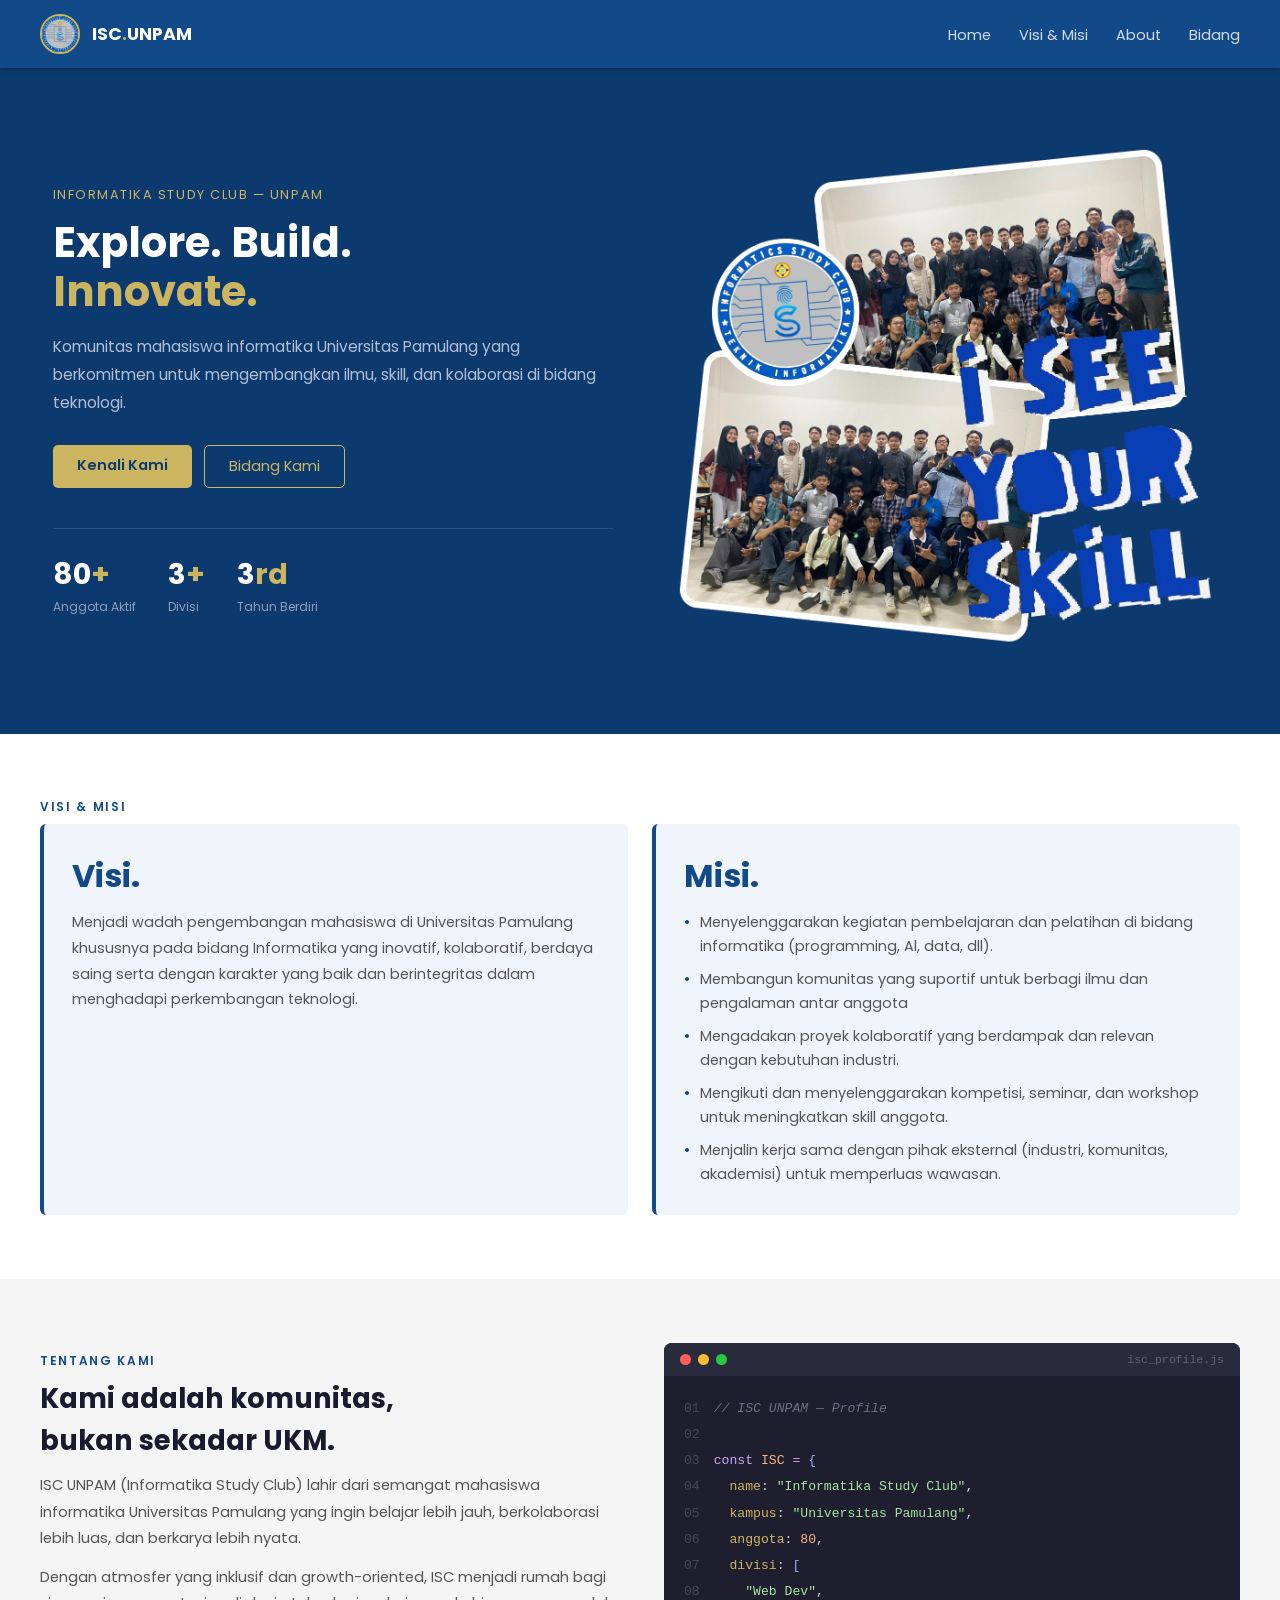
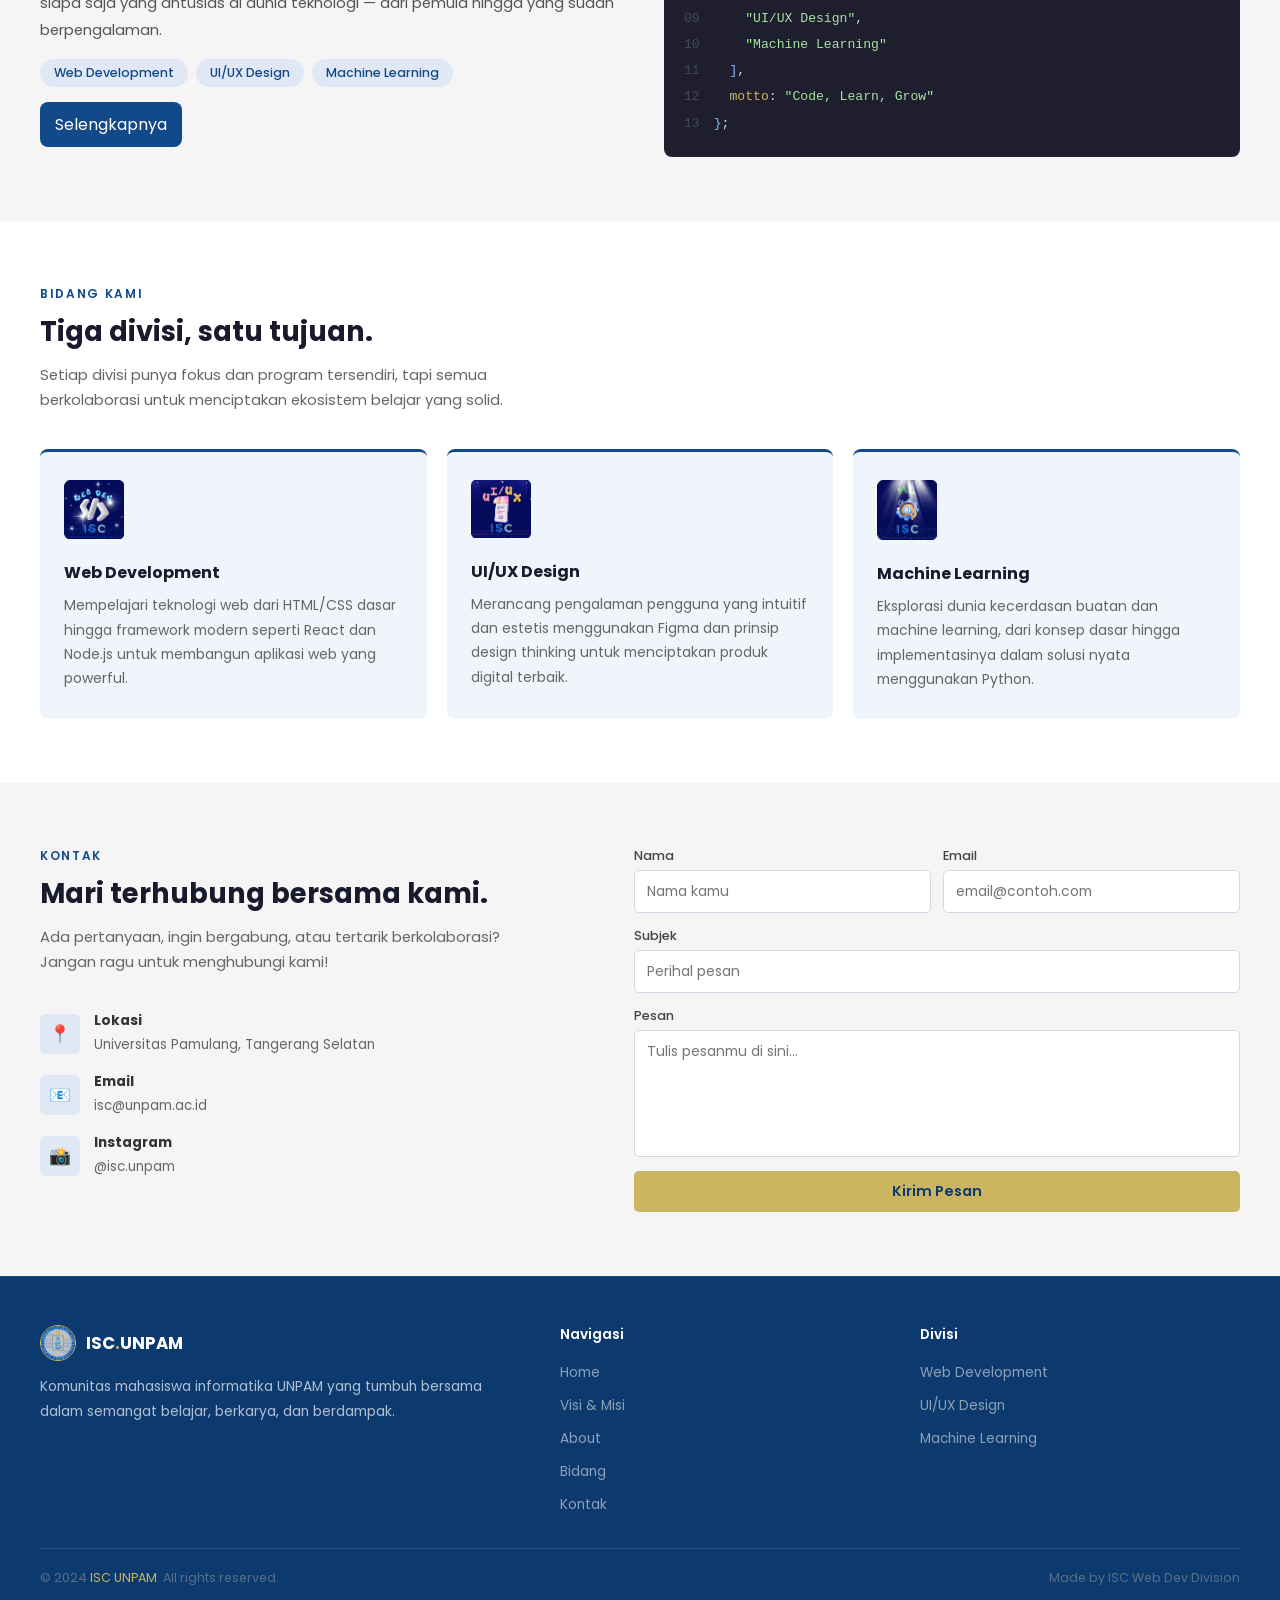
<file: index.html>
<!doctype html>
<html lang="id">

<head>
  <meta charset="UTF-8" />
  <meta name="viewport" content="width=device-width, initial-scale=1.0" />
  <title>ISC UNPAM - Informatika Study Club</title>
  <link href="https://fonts.googleapis.com/css2?family=Poppins:wght@300;400;500;600;700&display=swap"
    rel="stylesheet" />
  <link rel="stylesheet" href="css/style.css" />
</head>

<body>
  <nav>
    <div class="nav-brand">
      <img src="assets/images/isc_logo.jpeg
      " alt="ISC Logo" />
      <span class="nav-brand-text">ISC<span>.</span>UNPAM</span>
    </div>
    <ul class="nav-links">
      <li><a href="#hero">Home</a></li>
      <li><a href="#visi-misi">Visi & Misi</a></li>
      <li><a href="#about">About</a></li>
      <li><a href="#services">Bidang</a></li>
    </ul>
  </nav>

  <section id="hero">
    <div class="hero-text">
      <p class="eyebrow">Informatika Study Club — UNPAM</p>
      <h1>Explore. Build.<br /><span>Innovate.</span></h1>
      <p class="desc">
        Komunitas mahasiswa informatika Universitas Pamulang yang berkomitmen
        untuk mengembangkan ilmu, skill, dan kolaborasi di bidang teknologi.
      </p>
      <div class="hero-buttons">
        <a href="#about" class="btn-primary">Kenali Kami</a>
        <a href="#services" class="btn-outline">Bidang Kami</a>
      </div>
      <div class="hero-stats">
        <div class="stat-item">
          <div class="num">80<span>+</span></div>
          <div class="label">Anggota Aktif</div>
        </div>
        <div class="stat-item">
          <div class="num">3<span>+</span></div>
          <div class="label">Divisi</div>
        </div>
        <div class="stat-item">
          <div class="num">3<span>rd</span></div>
          <div class="label">Tahun Berdiri</div>
        </div>
      </div>
    </div>
    <div class="hero-logo">
      <img src="assets/images/img-home.png" alt="ISC UNPAM Logo" />
    </div>
  </section>

  <section id="visi-misi">
    <div class="section-label">Visi & Misi</div>
    <div class="vm-grid">
      <div class="vm-card">
        <h3>Visi.</h3>
        <p>
          Menjadi wadah pengembangan mahasiswa di Universitas Pamulang khususnya pada bidang Informatika yang inovatif,
          kolaboratif, berdaya saing serta dengan karakter yang baik dan berintegritas dalam menghadapi perkembangan
          teknologi.
        </p>
      </div>
      <div class="vm-card misi">
        <h3>Misi.</h3>
        <ul>
          <li>
            Menyelenggarakan kegiatan pembelajaran dan pelatihan di bidang informatika (programming, Al, data, dll).
          </li>
          <li>
            Membangun komunitas yang suportif untuk berbagi ilmu dan pengalaman antar anggota
          </li>
          <li>
            Mengadakan proyek kolaboratif yang berdampak dan relevan dengan kebutuhan industri.
          </li>
          <li>Mengikuti dan menyelenggarakan kompetisi, seminar, dan workshop untuk meningkatkan skill anggota.</li>
          <li>Menjalin kerja sama dengan pihak eksternal (industri, komunitas, akademisi) untuk memperluas wawasan.</li>
        </ul>
      </div>
    </div>
  </section>

  <section id="about">
    <div class="about-grid">
      <div class="about-text">
        <div class="section-label">Tentang Kami</div>
        <h2 class="section-title">
          Kami adalah komunitas,<br />bukan sekadar UKM.
        </h2>
        <p>
          ISC UNPAM (Informatika Study Club) lahir dari semangat mahasiswa
          informatika Universitas Pamulang yang ingin belajar lebih jauh,
          berkolaborasi lebih luas, dan berkarya lebih nyata.
        </p>
        <p>
          Dengan atmosfer yang inklusif dan growth-oriented, ISC menjadi rumah
          bagi siapa saja yang antusias di dunia teknologi — dari pemula
          hingga yang sudah berpengalaman.
        </p>
        <div class="about-tags">
          <span class="tag">Web Development</span>
          <span class="tag">UI/UX Design</span>
          <span class="tag">Machine Learning</span>
        </div>
        <div class="btn-selengkapnya">
          <a href="about.html">Selengkapnya</a>
        </div>
      </div>
      <div class="code-card">
        <div class="code-card-header">
          <div class="dot r"></div>
          <div class="dot y"></div>
          <div class="dot g"></div>
          <span class="code-card-filename">isc_profile.js</span>
        </div>
        <div class="code-card-body">
          <div>
            <span class="c-ln">01</span><span class="c-cm">// ISC UNPAM — Profile</span>
          </div>
          <div><span class="c-ln">02</span></div>
          <div>
            <span class="c-ln">03</span><span class="c-kw">const </span><span class="c-va">ISC</span> <span
              class="c-kw">= </span><span class="c-br">{</span>
          </div>
          <div>
            <span class="c-ln">04</span>&nbsp;&nbsp;<span class="c-fn">name</span>: <span class="c-str">"Informatika
              Study Club"</span>,
          </div>
          <div>
            <span class="c-ln">05</span>&nbsp;&nbsp;<span class="c-fn">kampus</span>: <span class="c-str">"Universitas
              Pamulang"</span>,
          </div>
          <div>
            <span class="c-ln">06</span>&nbsp;&nbsp;<span class="c-fn">anggota</span>: <span class="c-va">80</span>,
          </div>
          <div>
            <span class="c-ln">07</span>&nbsp;&nbsp;<span class="c-fn">divisi</span>: <span class="c-br">[</span>
          </div>
          <div>
            <span class="c-ln">08</span>&nbsp;&nbsp;&nbsp;&nbsp;<span class="c-str">"Web Dev"</span>,
          </div>
          <div>
            <span class="c-ln">09</span>&nbsp;&nbsp;&nbsp;&nbsp;<span class="c-str">"UI/UX Design"</span>,
          </div>
          <div>
            <span class="c-ln">10</span>&nbsp;&nbsp;&nbsp;&nbsp;<span class="c-str">"Machine Learning"</span>
          </div>
          <div>
            <span class="c-ln">11</span>&nbsp;&nbsp;<span class="c-br">]</span>,
          </div>
          <div>
            <span class="c-ln">12</span>&nbsp;&nbsp;<span class="c-fn">motto</span>: <span class="c-str">"Code, Learn,
              Grow"</span>
          </div>
          <div><span class="c-ln">13</span><span class="c-br">}</span>;</div>
        </div>
      </div>
    </div>
  </section>

  <section id="services">
    <div class="section-label">Bidang Kami</div>
    <h2 class="section-title">Tiga divisi, satu tujuan.</h2>
    <p class="section-sub">
      Setiap divisi punya fokus dan program tersendiri, tapi semua
      berkolaborasi untuk menciptakan ekosistem belajar yang solid.
    </p>
    <div class="services-grid">
      <div class="service-card">
        <div class="icon-img">
          <img src="assets/images/webDev.png" alt="icon webdev">
        </div>
        <h3>Web Development</h3>
        <p>
          Mempelajari teknologi web dari HTML/CSS dasar hingga framework
          modern seperti React dan Node.js untuk membangun aplikasi web yang
          powerful.
        </p>
      </div>
      <div class="service-card">
        <div class="icon-img">
          <img src="assets/images/UiUx.png" alt="icon UI/UX">
        </div>
        <h3>UI/UX Design</h3>
        <p>
          Merancang pengalaman pengguna yang intuitif dan estetis menggunakan
          Figma dan prinsip design thinking untuk menciptakan produk digital
          terbaik.
        </p>
      </div>
      <div class="service-card">
        <div class="icon-img">
          <img src="assets/images/MachieLearning.png" alt="icon machine learning">
        </div>
        <h3>Machine Learning</h3>
        <p>
          Eksplorasi dunia kecerdasan buatan dan machine learning, dari konsep
          dasar hingga implementasinya dalam solusi nyata menggunakan Python.
        </p>
      </div>
    </div>
  </section>

  <section id="kontak">
    <div class="kontak-grid">
      <div>
        <div class="section-label">Kontak</div>
        <h2 class="section-title">Mari terhubung bersama kami.</h2>
        <p class="section-sub">
          Ada pertanyaan, ingin bergabung, atau tertarik berkolaborasi? Jangan
          ragu untuk menghubungi kami!
        </p>
        <div class="kontak-info-list">
          <div class="kontak-info-item">
            <div class="icon-box">📍</div>
            <div class="text">
              <strong>Lokasi</strong>
              <span>Universitas Pamulang, Tangerang Selatan</span>
            </div>
          </div>
          <div class="kontak-info-item">
            <div class="icon-box">📧</div>
            <div class="text">
              <strong>Email</strong>
              <span>isc@unpam.ac.id</span>
            </div>
          </div>
          <div class="kontak-info-item">
            <div class="icon-box">📸</div>
            <div class="text">
              <strong>Instagram</strong>
              <span>@isc.unpam</span>
            </div>
          </div>
        </div>
      </div>
      <div class="kontak-form">
        <div class="form-row">
          <div class="form-group">
            <label>Nama</label>
            <input type="text" placeholder="Nama kamu" />
          </div>
          <div class="form-group">
            <label>Email</label>
            <input type="email" placeholder="email@contoh.com" />
          </div>
        </div>
        <div class="form-group">
          <label>Subjek</label>
          <input type="text" placeholder="Perihal pesan" />
        </div>
        <div class="form-group">
          <label>Pesan</label>
          <textarea rows="5" placeholder="Tulis pesanmu di sini..."></textarea>
        </div>
        <a href="#" class="btn-primary" style="text-align: center; display: block">Kirim Pesan</a>
      </div>
    </div>
  </section>

  <footer>
    <div class="footer-grid">
      <div class="footer-col">
        <div class="footer-brand">
          <img src="assets/images/isc_logo.jpeg" alt="ISC Logo" />
          <span>ISC<em>.</em>UNPAM</span>
        </div>
        <p>
          Komunitas mahasiswa informatika UNPAM yang tumbuh bersama dalam
          semangat belajar, berkarya, dan berdampak.
        </p>
      </div>
      <div class="footer-col">
        <h4>Navigasi</h4>
        <ul>
          <li><a href="#hero">Home</a></li>
          <li><a href="#visi-misi">Visi & Misi</a></li>
          <li><a href="#about">About</a></li>
          <li><a href="#services">Bidang</a></li>
          <li><a href="#kontak">Kontak</a></li>
        </ul>
      </div>
      <div class="footer-col">
        <h4>Divisi</h4>
        <ul>
          <li><a href="#">Web Development</a></li>
          <li><a href="#">UI/UX Design</a></li>
          <li><a href="#">Machine Learning</a></li>
        </ul>
      </div>
    </div>
    <div class="footer-bottom">
      <p>© 2024 <span>ISC UNPAM</span>. All rights reserved.</p>
      <p>Made by ISC Web Dev Division</p>
    </div>
  </footer>
</body>

</html>
</file>
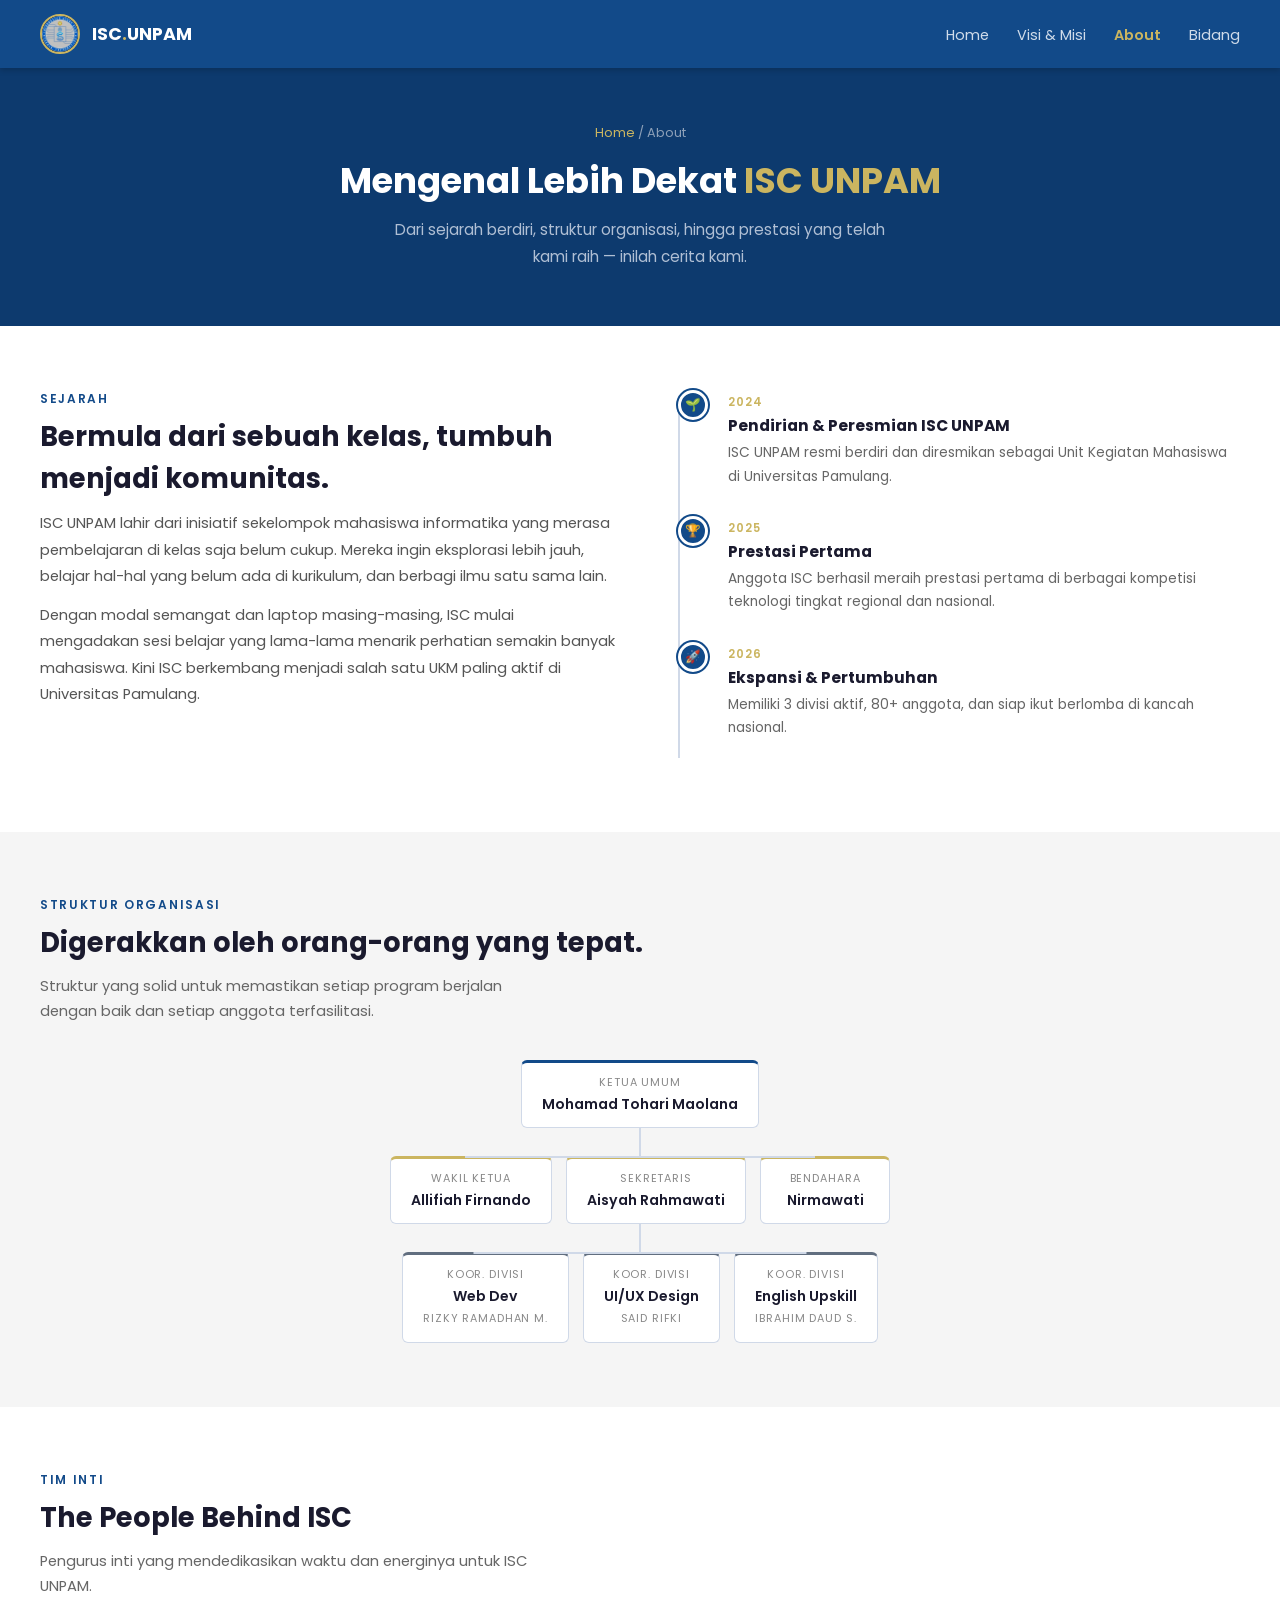
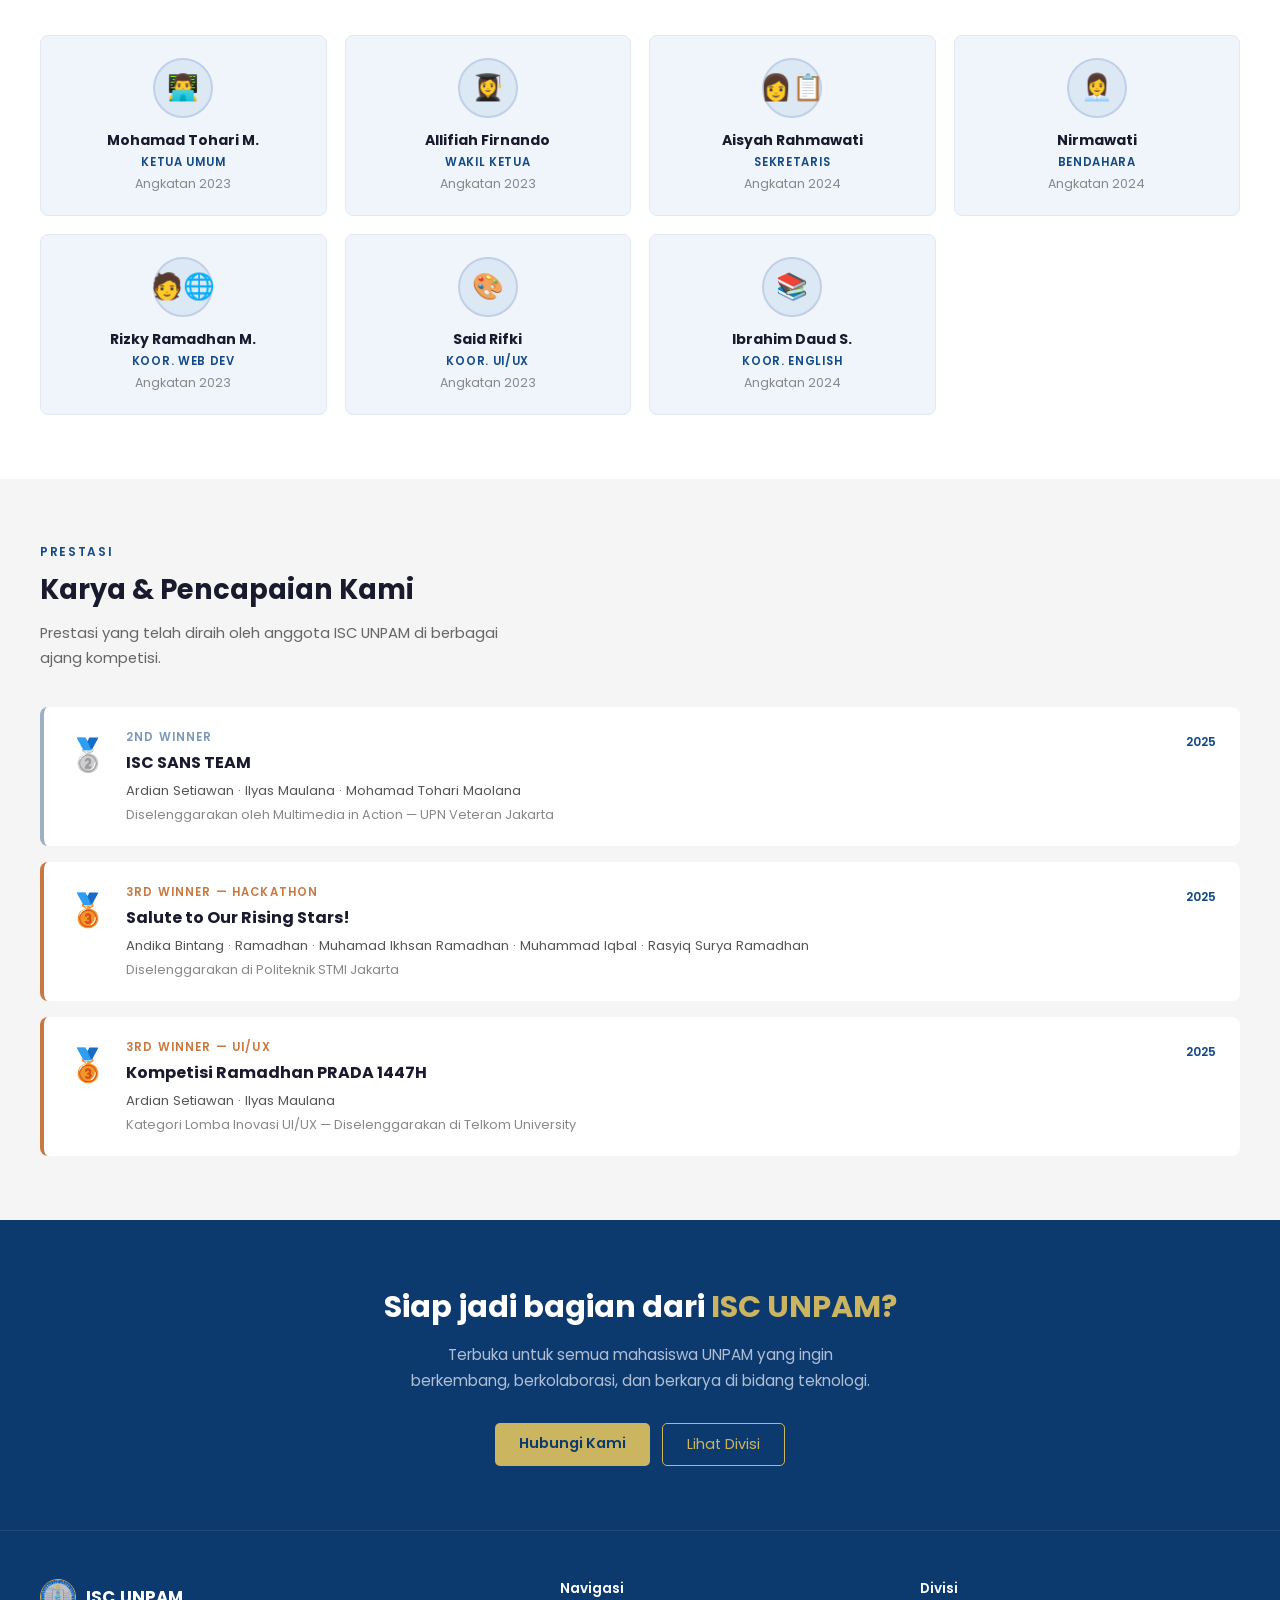
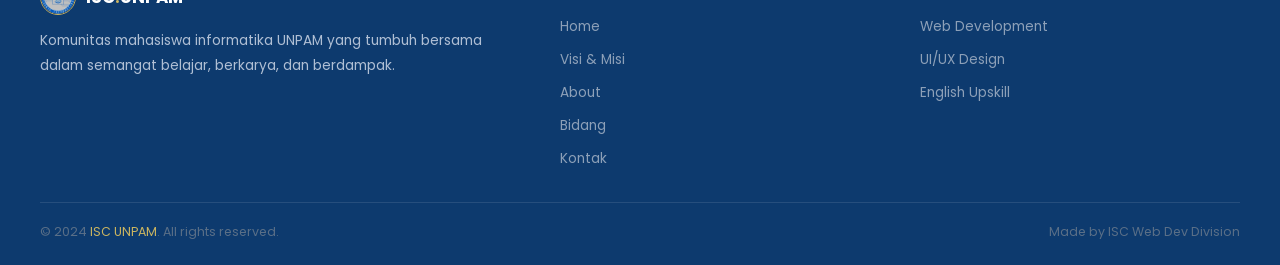
<file: about.html>
<!doctype html>
<html lang="id">

<head>
  <meta charset="UTF-8" />
  <meta name="viewport" content="width=device-width, initial-scale=1.0" />
  <title>About - ISC UNPAM</title>
  <link href="https://fonts.googleapis.com/css2?family=Poppins:wght@300;400;500;600;700&display=swap"
    rel="stylesheet" />
  <link rel="stylesheet" href="css/style.css" />
</head>

<body>
  <nav>
    <div class="nav-brand">
      <img src="assets/images/isc_logo.jpeg" alt="ISC Logo" />
      <span class="nav-brand-text">ISC<span>.</span>UNPAM</span>
    </div>
    <ul class="nav-links">
      <li><a href="index.html">Home</a></li>
      <li><a href="index.html#visi-misi">Visi & Misi</a></li>
      <li><a href="#" class="active">About</a></li>
      <li><a href="index.html#services">Bidang</a></li>
    </ul>
  </nav>

  <div class="page-header">
    <div class="breadcrumb"><a href="index.html">Home</a> / About</div>
    <h1>Mengenal Lebih Dekat <span>ISC UNPAM</span></h1>
    <p>
      Dari sejarah berdiri, struktur organisasi, hingga prestasi yang telah
      kami raih — inilah cerita kami.
    </p>
  </div>

  <section id="sejarah">
    <div class="sejarah-grid">
      <div class="sejarah-text">
        <div class="section-label">Sejarah</div>
        <h2 class="section-title">
          Bermula dari sebuah kelas, tumbuh menjadi komunitas.
        </h2>
        <p>
          ISC UNPAM lahir dari inisiatif sekelompok mahasiswa informatika yang
          merasa pembelajaran di kelas saja belum cukup. Mereka ingin
          eksplorasi lebih jauh, belajar hal-hal yang belum ada di kurikulum,
          dan berbagi ilmu satu sama lain.
        </p>
        <p>
          Dengan modal semangat dan laptop masing-masing, ISC mulai mengadakan
          sesi belajar yang lama-lama menarik perhatian semakin banyak
          mahasiswa. Kini ISC berkembang menjadi salah satu UKM paling aktif
          di Universitas Pamulang.
        </p>
      </div>
      <div class="timeline">
        <div class="tl-item">
          <div class="tl-dot">🌱</div>
          <div class="tl-body">
            <div class="tl-year">2024</div>
            <div class="tl-title">Pendirian & Peresmian ISC UNPAM</div>
            <div class="tl-desc">
              ISC UNPAM resmi berdiri dan diresmikan sebagai Unit Kegiatan
              Mahasiswa di Universitas Pamulang.
            </div>
          </div>
        </div>
        <div class="tl-item">
          <div class="tl-dot">🏆</div>
          <div class="tl-body">
            <div class="tl-year">2025</div>
            <div class="tl-title">Prestasi Pertama</div>
            <div class="tl-desc">
              Anggota ISC berhasil meraih prestasi pertama di berbagai
              kompetisi teknologi tingkat regional dan nasional.
            </div>
          </div>
        </div>
        <div class="tl-item">
          <div class="tl-dot">🚀</div>
          <div class="tl-body">
            <div class="tl-year">2026</div>
            <div class="tl-title">Ekspansi & Pertumbuhan</div>
            <div class="tl-desc">
              Memiliki 3 divisi aktif, 80+ anggota, dan siap ikut berlomba di
              kancah nasional.
            </div>
          </div>
        </div>
      </div>
    </div>
  </section>

  <section id="struktur">
    <div class="section-label">Struktur Organisasi</div>
    <h2 class="section-title">Digerakkan oleh orang-orang yang tepat.</h2>
    <p class="section-sub">
      Struktur yang solid untuk memastikan setiap program berjalan dengan baik
      dan setiap anggota terfasilitasi.
    </p>

    <div class="org-chart">
      <div class="org-row">
        <div class="org-card ketua">
          <div class="org-role">Ketua Umum</div>
          <div class="org-name">Mohamad Tohari Maolana</div>
        </div>
      </div>
      <div class="org-connector"></div>
      <div class="org-row has-line">
        <div class="org-card wakil">
          <div class="org-role">Wakil Ketua</div>
          <div class="org-name">Allifiah Firnando</div>
        </div>
        <div class="org-card wakil">
          <div class="org-role">Sekretaris</div>
          <div class="org-name">Aisyah Rahmawati</div>
        </div>
        <div class="org-card wakil">
          <div class="org-role">Bendahara</div>
          <div class="org-name">Nirmawati</div>
        </div>
      </div>
      <div class="org-connector"></div>
      <div class="org-row has-line">
        <div class="org-card divisi">
          <div class="org-role">Koor. Divisi</div>
          <div class="org-name">Web Dev</div>
          <div class="org-role" style="margin-top: 4px">
            Rizky Ramadhan M.
          </div>
        </div>
        <div class="org-card divisi">
          <div class="org-role">Koor. Divisi</div>
          <div class="org-name">UI/UX Design</div>
          <div class="org-role" style="margin-top: 4px">Said Rifki</div>
        </div>
        <div class="org-card divisi">
          <div class="org-role">Koor. Divisi</div>
          <div class="org-name">English Upskill</div>
          <div class="org-role" style="margin-top: 4px">Ibrahim Daud S.</div>
        </div>
      </div>
    </div>
  </section>

  <section id="team">
    <div class="section-label">Tim Inti</div>
    <h2 class="section-title">The People Behind ISC</h2>
    <p class="section-sub">
      Pengurus inti yang mendedikasikan waktu dan energinya untuk ISC UNPAM.
    </p>
    <div class="team-grid">
      <div class="team-card">
        <div class="team-avatar">👨‍💻</div>
        <div class="team-name">Mohamad Tohari M.</div>
        <div class="team-role">Ketua Umum</div>
        <div class="team-angkatan">Angkatan 2023</div>
      </div>
      <div class="team-card">
        <div class="team-avatar">👩‍🎓</div>
        <div class="team-name">Allifiah Firnando</div>
        <div class="team-role">Wakil Ketua</div>
        <div class="team-angkatan">Angkatan 2023</div>
      </div>
      <div class="team-card">
        <div class="team-avatar">👩‍📋</div>
        <div class="team-name">Aisyah Rahmawati</div>
        <div class="team-role">Sekretaris</div>
        <div class="team-angkatan">Angkatan 2024</div>
      </div>
      <div class="team-card">
        <div class="team-avatar">👩‍💼</div>
        <div class="team-name">Nirmawati</div>
        <div class="team-role">Bendahara</div>
        <div class="team-angkatan">Angkatan 2024</div>
      </div>
      <div class="team-card">
        <div class="team-avatar">🧑‍🌐</div>
        <div class="team-name">Rizky Ramadhan M.</div>
        <div class="team-role">Koor. Web Dev</div>
        <div class="team-angkatan">Angkatan 2023</div>
      </div>
      <div class="team-card">
        <div class="team-avatar">🎨</div>
        <div class="team-name">Said Rifki</div>
        <div class="team-role">Koor. UI/UX</div>
        <div class="team-angkatan">Angkatan 2023</div>
      </div>
      <div class="team-card">
        <div class="team-avatar">📚</div>
        <div class="team-name">Ibrahim Daud S.</div>
        <div class="team-role">Koor. English</div>
        <div class="team-angkatan">Angkatan 2024</div>
      </div>
    </div>
  </section>

  <section id="prestasi">
    <div class="section-label">Prestasi</div>
    <h2 class="section-title">Karya & Pencapaian Kami</h2>
    <p class="section-sub">
      Prestasi yang telah diraih oleh anggota ISC UNPAM di berbagai ajang
      kompetisi.
    </p>

    <div class="prestasi-list">
      <div class="prestasi-card silver">
        <div class="prestasi-medal">🥈</div>
        <div class="prestasi-body">
          <div class="prestasi-place">2nd Winner</div>
          <div class="prestasi-title">ISC SANS TEAM</div>
          <div class="prestasi-members">
            Ardian Setiawan · Ilyas Maulana · Mohamad Tohari Maolana
          </div>
          <div class="prestasi-event">
            Diselenggarakan oleh Multimedia in Action — UPN Veteran Jakarta
          </div>
        </div>
        <div class="prestasi-year">2025</div>
      </div>

      <div class="prestasi-card bronze">
        <div class="prestasi-medal">🥉</div>
        <div class="prestasi-body">
          <div class="prestasi-place">3rd Winner — Hackathon</div>
          <div class="prestasi-title">Salute to Our Rising Stars!</div>
          <div class="prestasi-members">
            Andika Bintang · Ramadhan · Muhamad Ikhsan Ramadhan · Muhammad
            Iqbal · Rasyiq Surya Ramadhan
          </div>
          <div class="prestasi-event">
            Diselenggarakan di Politeknik STMI Jakarta
          </div>
        </div>
        <div class="prestasi-year">2025</div>
      </div>

      <div class="prestasi-card bronze">
        <div class="prestasi-medal">🥉</div>
        <div class="prestasi-body">
          <div class="prestasi-place">3rd Winner — UI/UX</div>
          <div class="prestasi-title">Kompetisi Ramadhan PRADA 1447H</div>
          <div class="prestasi-members">Ardian Setiawan · Ilyas Maulana</div>
          <div class="prestasi-event">
            Kategori Lomba Inovasi UI/UX — Diselenggarakan di Telkom
            University
          </div>
        </div>
        <div class="prestasi-year">2025</div>
      </div>
    </div>
  </section>

  <section id="cta">
    <h2>Siap jadi bagian dari <span>ISC UNPAM?</span></h2>
    <p>
      Terbuka untuk semua mahasiswa UNPAM yang ingin berkembang,
      berkolaborasi, dan berkarya di bidang teknologi.
    </p>
    <div class="cta-btns">
      <a href="index.html#kontak" class="btn-primary">Hubungi Kami</a>
      <a href="index.html#services" class="btn-outline">Lihat Divisi</a>
    </div>
  </section>

  <footer>
    <div class="footer-grid">
      <div class="footer-col">
        <div class="footer-brand">
          <img src="assets/images/isc_logo.jpeg" alt="ISC Logo" />
          <span>ISC<em>.</em>UNPAM</span>
        </div>
        <p>
          Komunitas mahasiswa informatika UNPAM yang tumbuh bersama dalam
          semangat belajar, berkarya, dan berdampak.
        </p>
      </div>
      <div class="footer-col">
        <h4>Navigasi</h4>
        <ul>
          <li><a href="index.html">Home</a></li>
          <li><a href="index.html#visi-misi">Visi & Misi</a></li>
          <li><a href="#">About</a></li>
          <li><a href="index.html#services">Bidang</a></li>
          <li><a href="index.html#kontak">Kontak</a></li>
        </ul>
      </div>
      <div class="footer-col">
        <h4>Divisi</h4>
        <ul>
          <li><a href="#">Web Development</a></li>
          <li><a href="#">UI/UX Design</a></li>
          <li><a href="#">English Upskill</a></li>
        </ul>
      </div>
    </div>
    <div class="footer-bottom">
      <p>© 2024 <span>ISC UNPAM</span>. All rights reserved.</p>
      <p>Made by ISC Web Dev Division</p>
    </div>
  </footer>
</body>

</html>
</file>
<file: css/style.css>
/* ==========================================================================
   ===== RESET & GENERAL STYLES =====
   ========================================================================== */
* {
  margin: 0;
  padding: 0;
  box-sizing: border-box;
}

body {
  font-family: "Poppins", sans-serif;
  background-color: #f5f5f5;
  color: #333;
}

a {
  text-decoration: none;
  color: inherit;
}

ul {
  list-style: none;
}

img {
  max-width: 100%;
}

section {
  padding: 64px 40px;
}

.section-label {
  font-size: 0.75rem;
  font-weight: 600;
  color: #124a89;
  text-transform: uppercase;
  letter-spacing: 0.14em;
  margin-bottom: 8px;
}

.section-title {
  font-size: 1.7rem;
  font-weight: 700;
  color: #1a1a2e;
  margin-bottom: 10px;
}

.section-sub {
  font-size: 0.92rem;
  color: #666;
  max-width: 500px;
  line-height: 1.7;
  margin-bottom: 36px;
}

/* Common Buttons */
.btn-primary {
  background-color: #cbb560;
  color: #0d3a6e;
  padding: 10px 24px;
  border-radius: 5px;
  font-weight: 600;
  font-size: 0.9rem;
  transition: background-color 0.2s;
}

.btn-primary:hover {
  background-color: #deca7a;
}

.btn-outline {
  border: 1.5px solid #cbb560;
  color: #cbb560;
  padding: 10px 24px;
  border-radius: 5px;
  font-size: 0.9rem;
  transition:
    background-color 0.2s,
    color 0.2s;
}

.btn-outline:hover {
  background-color: #cbb560;
  color: #0d3a6e;
}

/* ==========================================================================
   ===== SHARED COMPONENTS (NAVBAR & FOOTER) =====
   ========================================================================== */
/* NAVBAR */
nav {
  background-color: #124a89;
  padding: 14px 40px;
  display: flex;
  align-items: center;
  justify-content: space-between;
  position: sticky;
  top: 0;
  z-index: 100;
  box-shadow: 0 2px 6px rgba(0, 0, 0, 0.2);
}

.nav-brand {
  display: flex;
  align-items: center;
  gap: 12px;
}

.nav-brand img {
  width: 40px;
  height: 40px;
  border-radius: 50%;
  object-fit: cover;
  border: 2px solid #cbb560;
}

.nav-brand-text {
  color: #fff;
  font-size: 1.1rem;
  font-weight: 700;
}

.nav-brand-text span {
  color: #cbb560;
}

.nav-links {
  display: flex;
  gap: 28px;
}

.nav-links a {
  color: #d0dcea;
  font-size: 0.9rem;
  font-weight: 400;
  transition: color 0.2s;
}

.nav-links a:hover,
.nav-links a.active {
  color: #cbb560;
}

.nav-links a.active {
  font-weight: 600;
}

.nav-links a.btn-nav {
  background-color: #cbb560;
  color: #124a89;
  padding: 6px 16px;
  border-radius: 4px;
  font-weight: 600;
}

.nav-links a.btn-nav:hover {
  background-color: #deca7a;
  color: #124a89;
}

/* FOOTER */
footer {
  background-color: #0d3a6e;
  color: #b0bfd4;
  padding: 48px 40px 24px;
  border-top: 1px solid rgba(255, 255, 255, 0.08);
}

.footer-grid {
  display: grid;
  grid-template-columns: 1.5fr 1fr 1fr;
  gap: 40px;
  margin-bottom: 32px;
}

.footer-brand {
  display: flex;
  align-items: center;
  gap: 10px;
  margin-bottom: 14px;
}

.footer-brand img {
  width: 36px;
  height: 36px;
  border-radius: 50%;
  object-fit: cover;
  border: 1.5px solid #cbb560;
}

.footer-brand span {
  font-size: 1.05rem;
  font-weight: 700;
  color: #fff;
}

.footer-brand span em {
  font-style: normal;
  color: #cbb560;
}

.footer-col p {
  font-size: 0.86rem;
  line-height: 1.8;
}

.footer-col h4 {
  font-size: 0.85rem;
  font-weight: 600;
  color: #fff;
  margin-bottom: 14px;
}

.footer-col ul {
  display: flex;
  flex-direction: column;
  gap: 8px;
}

.footer-col ul a {
  font-size: 0.85rem;
  color: #8da0b8;
  transition: color 0.2s;
}

.footer-col ul a:hover {
  color: #cbb560;
}

.footer-bottom {
  border-top: 1px solid rgba(255, 255, 255, 0.1);
  padding-top: 20px;
  display: flex;
  justify-content: space-between;
  align-items: center;
}

.footer-bottom p {
  font-size: 0.78rem;
  color: #5a6f87;
}

.footer-bottom span {
  color: #cbb560;
}

/* ==========================================================================
   ===== INDEX PAGE SPECIFIC STYLES =====
   ========================================================================== */
/* HERO SECTION */
#hero {
  background-color: #0d3a6e;
  color: #fff;
  padding: 80px 40px;
  display: flex;
  align-items: center;
  justify-content: space-around;
  gap: 40px;
}

.hero-text {
  max-width: 560px;
}

.hero-text p.eyebrow {
  font-size: 0.8rem;
  color: #cbb560;
  letter-spacing: 0.12em;
  text-transform: uppercase;
  margin-bottom: 14px;
}

.hero-text h1 {
  font-size: 2.6rem;
  font-weight: 700;
  line-height: 1.2;
  margin-bottom: 16px;
}

.hero-text h1 span {
  color: #cbb560;
}

.hero-text p.desc {
  font-size: 0.97rem;
  color: #b0bfd4;
  line-height: 1.8;
  margin-bottom: 28px;
}

.hero-buttons {
  display: flex;
  gap: 12px;
  flex-wrap: wrap;
}

.hero-stats {
  display: flex;
  gap: 32px;
  margin-top: 40px;
  padding-top: 24px;
  border-top: 1px solid rgba(255, 255, 255, 0.12);
}

.stat-item .num {
  font-size: 1.8rem;
  font-weight: 700;
  color: #fff;
}

.stat-item .num span {
  color: #cbb560;
}

.stat-item .label {
  font-size: 0.75rem;
  color: #8da0b8;
  margin-top: 2px;
}



.hero-logo img {
  width: 550px;
}

/* VISI MISI */
#visi-misi {
  background-color: #fff;
}

.vm-grid {
  display: grid;
  grid-template-columns: 1fr 1fr;
  gap: 24px;
  margin-top: 8px;
}

.vm-card {
  background-color: #f0f4fb;
  border-left: 4px solid #124a89;
  border-radius: 6px;
  padding: 28px;
}

.vm-card.misi {
  border-left-color: #124a89;
}

.vm-card .icon {
  font-size: 1.8rem;
  margin-bottom: 12px;
}

.vm-card h3 {
  font-size: 2rem;
  font-weight: 700;
  color: #124a89;
  margin-bottom: 10px;
}

.vm-card p {
  font-size: 0.9rem;
  color: #555;
  line-height: 1.8;
}

.vm-card ul {
  display: flex;
  flex-direction: column;
  gap: 8px;
}

.vm-card ul li {
  font-size: 0.9rem;
  color: #555;
  padding-left: 16px;
  position: relative;
  line-height: 1.7;
}

.vm-card ul li::before {
  content: "•";
  position: absolute;
  left: 0;
  color: #124a89;
  font-weight: 700;
}

/* ABOUT SECTION (INDEX) */
#about {
  background-color: #f5f5f5;
}

.about-grid {
  display: grid;
  grid-template-columns: 1fr 1fr;
  gap: 48px;
  align-items: center;
}

.about-text p {
  font-size: 0.92rem;
  color: #555;
  line-height: 1.8;
  margin-bottom: 12px;
}

.about-tags {
  display: flex;
  flex-wrap: wrap;
  gap: 8px;
  margin-top: 16px;
}

.tag {
  background-color: #e0e8f5;
  color: #124a89;
  font-size: 0.78rem;
  font-weight: 500;
  padding: 5px 14px;
  border-radius: 20px;
}

.btn-selengkapnya {
  display: inline-block;
  background-color: #124a89;
  padding: 10px 15px;
  color: #fff;
  border-radius: 8px;
  margin-top: 15px;
}

/* Code Card Component */
.code-card {
  background-color: #1e1e2e;
  border-radius: 8px;
  overflow: hidden;
  font-family: "Courier New", monospace;
  font-size: 0.82rem;
}

.code-card-header {
  background-color: #2a2a3e;
  padding: 10px 16px;
  display: flex;
  align-items: center;
  gap: 7px;
}

.dot {
  width: 11px;
  height: 11px;
  border-radius: 50%;
}

.dot.r {
  background: #ff5f57;
}

.dot.y {
  background: #febc2e;
}

.dot.g {
  background: #28c840;
}

.code-card-filename {
  margin-left: auto;
  font-size: 0.72rem;
  color: #666;
  font-family: "Courier New", monospace;
}

.code-card-body {
  padding: 20px;
  line-height: 2;
  color: #cdd6f4;
}

.c-ln {
  color: #45475a;
  margin-right: 14px;
}

.c-kw {
  color: #cba6f7;
}

.c-fn {
  color: #cbb560;
}

.c-str {
  color: #a6e3a1;
}

.c-cm {
  color: #6c7086;
  font-style: italic;
}

.c-br {
  color: #89b4fa;
}

.c-va {
  color: #fab387;
}

/* SERVICES SECTION */
#services {
  background-color: #fff;
}

.services-grid {
  display: grid;
  grid-template-columns: repeat(3, 1fr);
  gap: 20px;
}

.service-card {
  background-color: #f0f4fb;
  border-radius: 8px;
  padding: 28px 24px;
  border-top: 3px solid #124a89;
  transition:
    transform 0.2s,
    box-shadow 0.2s;
}

.service-card:hover {
  transform: translateY(-4px);
  box-shadow: 0 8px 20px rgba(0, 0, 0, 0.08);
}

.service-card .icon-img {
  width: 60px;
  margin-bottom: 14px;
}

.service-card h3 {
  font-size: 1rem;
  font-weight: 700;
  color: #1a1a2e;
  margin-bottom: 8px;
}

.service-card p {
  font-size: 0.87rem;
  color: #666;
  line-height: 1.75;
}

/* KONTAK SECTION */
#kontak {
  background-color: #f5f5f5;
}

.kontak-grid {
  display: grid;
  grid-template-columns: 1fr 1fr;
  gap: 48px;
  align-items: start;
}

.kontak-info-list {
  display: flex;
  flex-direction: column;
  gap: 16px;
  margin-bottom: 24px;
}

.kontak-info-item {
  display: flex;
  align-items: center;
  gap: 14px;
}

.kontak-info-item .icon-box {
  width: 40px;
  height: 40px;
  background-color: #e0e8f5;
  border-radius: 6px;
  display: flex;
  align-items: center;
  justify-content: center;
  font-size: 1.1rem;
  flex-shrink: 0;
}

.kontak-info-item .text strong {
  display: block;
  font-size: 0.85rem;
  color: #333;
}

.kontak-info-item .text span {
  font-size: 0.83rem;
  color: #666;
}

/* Form Contact */
.kontak-form {
  display: flex;
  flex-direction: column;
  gap: 14px;
}

.form-row {
  display: grid;
  grid-template-columns: 1fr 1fr;
  gap: 12px;
}

.form-group {
  display: flex;
  flex-direction: column;
  gap: 5px;
}

.form-group label {
  font-size: 0.8rem;
  font-weight: 500;
  color: #444;
}

.form-group input,
.form-group textarea {
  padding: 10px 12px;
  border: 1.5px solid #d0d9e8;
  border-radius: 5px;
  font-family: "Poppins", sans-serif;
  font-size: 0.87rem;
  color: #333;
  background-color: #fff;
  outline: none;
  transition: border-color 0.2s;
  resize: none;
}

.form-group input:focus,
.form-group textarea:focus {
  border-color: #124a89;
}

/* ==========================================================================
   ===== ABOUT PAGE SPECIFIC STYLES =====
   ========================================================================== */
/* PAGE HEADER */
.page-header {
  background-color: #0d3a6e;
  color: #fff;
  padding: 56px 40px;
  text-align: center;
}

.breadcrumb {
  font-size: 0.8rem;
  color: #8da0b8;
  margin-bottom: 12px;
}

.breadcrumb a {
  color: #cbb560;
}

.breadcrumb a:hover {
  text-decoration: underline;
}

.page-header h1 {
  font-size: 2.2rem;
  font-weight: 700;
  margin-bottom: 10px;
}

.page-header h1 span {
  color: #cbb560;
}

.page-header p {
  font-size: 0.95rem;
  color: #b0bfd4;
  max-width: 500px;
  margin: 0 auto;
  line-height: 1.75;
}

/* SEJARAH (TIMELINE) */
#sejarah {
  background-color: #fff;
}

.sejarah-grid {
  display: grid;
  grid-template-columns: 1fr 1fr;
  gap: 48px;
  align-items: start;
}

.sejarah-text p {
  font-size: 0.92rem;
  color: #555;
  line-height: 1.8;
  margin-bottom: 12px;
}

.timeline {
  display: flex;
  flex-direction: column;
  gap: 0;
  position: relative;
  padding-left: 20px;
}

.timeline::before {
  content: "";
  position: absolute;
  left: 14px;
  top: 10px;
  bottom: 10px;
  width: 2px;
  background-color: #d0d9e8;
}

.tl-item {
  display: flex;
  gap: 20px;
  padding-bottom: 28px;
  position: relative;
}

.tl-dot {
  width: 30px;
  height: 30px;
  border-radius: 50%;
  background-color: #124a89;
  border: 3px solid #fff;
  box-shadow: 0 0 0 2px #124a89;
  display: flex;
  align-items: center;
  justify-content: center;
  font-size: 0.78rem;
  flex-shrink: 0;
  margin-left: -6px;
  z-index: 1;
  color: #fff;
}

.tl-body {
  padding-top: 4px;
}

.tl-year {
  font-size: 0.72rem;
  font-weight: 600;
  color: #cbb560;
  letter-spacing: 0.08em;
  margin-bottom: 3px;
}

.tl-title {
  font-size: 0.97rem;
  font-weight: 700;
  color: #1a1a2e;
  margin-bottom: 4px;
}

.tl-desc {
  font-size: 0.86rem;
  color: #666;
  line-height: 1.7;
}

/* STRUKTUR ORGANISASI (ORG CHART) */
#struktur {
  background-color: #f5f5f5;
}

.org-chart {
  display: flex;
  flex-direction: column;
  align-items: center;
  gap: 0;
  margin-top: 12px;
}

.org-connector {
  width: 2px;
  height: 28px;
  background-color: #d0d9e8;
}

.org-row {
  display: flex;
  justify-content: center;
  gap: 14px;
  flex-wrap: wrap;
  position: relative;
}

.org-row.has-line::before {
  content: "";
  position: absolute;
  top: 0;
  left: 50%;
  transform: translateX(-50%);
  width: 70%;
  height: 2px;
  background-color: #d0d9e8;
}

.org-card {
  background-color: #fff;
  border: 1.5px solid #d0d9e8;
  border-radius: 6px;
  padding: 12px 20px;
  text-align: center;
  min-width: 130px;
  transition:
    border-color 0.2s,
    transform 0.2s;
}

.org-card:hover {
  border-color: #124a89;
  transform: translateY(-2px);
}

.org-card.ketua {
  border-top: 3px solid #124a89;
  min-width: 160px;
}

.org-card.wakil {
  border-top: 3px solid #cbb560;
}

.org-card.divisi {
  border-top: 3px solid #616e7f;
}

.org-role {
  font-size: 0.68rem;
  color: #888;
  text-transform: uppercase;
  letter-spacing: 0.08em;
  margin-bottom: 3px;
}

.org-name {
  font-size: 0.88rem;
  font-weight: 600;
  color: #1a1a2e;
}

/* TEAM GRID */
#team {
  background-color: #fff;
}

.team-grid {
  display: grid;
  grid-template-columns: repeat(4, 1fr);
  gap: 18px;
}

.team-card {
  background-color: #f0f4fb;
  border-radius: 8px;
  padding: 22px 16px;
  text-align: center;
  border: 1.5px solid #e0e8f5;
  transition:
    border-color 0.2s,
    transform 0.2s;
}

.team-card:hover {
  border-color: #124a89;
  transform: translateY(-3px);
}

.team-avatar {
  width: 60px;
  height: 60px;
  border-radius: 50%;
  background-color: #dde8f5;
  border: 2px solid #c0d0e8;
  display: flex;
  align-items: center;
  justify-content: center;
  font-size: 1.6rem;
  margin: 0 auto 12px;
}

.team-name {
  font-size: 0.88rem;
  font-weight: 700;
  color: #1a1a2e;
  margin-bottom: 3px;
}

.team-role {
  font-size: 0.72rem;
  color: #124a89;
  font-weight: 600;
  text-transform: uppercase;
  letter-spacing: 0.06em;
  margin-bottom: 4px;
}

.team-angkatan {
  font-size: 0.78rem;
  color: #888;
}

/* PRESTASI SECTION */
#prestasi {
  background-color: #f5f5f5;
}

.prestasi-list {
  display: flex;
  flex-direction: column;
  gap: 16px;
}

.prestasi-card {
  background-color: #fff;
  border-radius: 8px;
  padding: 22px 24px;
  border-left: 4px solid #124a89;
  display: flex;
  align-items: flex-start;
  gap: 18px;
  transition:
    transform 0.2s,
    box-shadow 0.2s;
}

.prestasi-card:hover {
  transform: translateX(4px);
  box-shadow: 0 4px 14px rgba(0, 0, 0, 0.07);
}

.prestasi-card.gold {
  border-left-color: #cbb560;
}

.prestasi-card.silver {
  border-left-color: #9dafc4;
}

.prestasi-card.bronze {
  border-left-color: #c87941;
}

.prestasi-medal {
  font-size: 2rem;
  flex-shrink: 0;
  margin-top: 2px;
}

.prestasi-body {
  flex: 1;
}

.prestasi-place {
  font-size: 0.72rem;
  font-weight: 600;
  color: #cbb560;
  text-transform: uppercase;
  letter-spacing: 0.1em;
  margin-bottom: 4px;
}

.prestasi-card.silver .prestasi-place {
  color: #7a99b8;
}

.prestasi-card.bronze .prestasi-place {
  color: #c87941;
}

.prestasi-title {
  font-size: 1rem;
  font-weight: 700;
  color: #1a1a2e;
  margin-bottom: 5px;
}

.prestasi-members {
  font-size: 0.82rem;
  color: #555;
  margin-bottom: 5px;
  line-height: 1.6;
}

.prestasi-event {
  font-size: 0.8rem;
  color: #888;
}

.prestasi-year {
  font-size: 0.75rem;
  font-weight: 600;
  color: #124a89;
  flex-shrink: 0;
  margin-top: 4px;
}

/* CTA SECTION */
#cta {
  background-color: #0d3a6e;
  color: #fff;
  text-align: center;
  padding: 64px 40px;
}

#cta h2 {
  font-size: 1.9rem;
  font-weight: 700;
  margin-bottom: 12px;
}

#cta h2 span {
  color: #cbb560;
}

#cta p {
  font-size: 0.95rem;
  color: #b0bfd4;
  max-width: 460px;
  margin: 0 auto 28px;
  line-height: 1.75;
}

.cta-btns {
  display: flex;
  gap: 12px;
  justify-content: center;
  flex-wrap: wrap;
}

/* ==========================================================================
   ===== RESPONSIVE / MEDIA QUERIES =====
   ========================================================================== */
@media (max-width: 768px) {
  nav {
    padding: 12px 20px;
    flex-wrap: wrap;
    gap: 12px;
  }

  .nav-links {
    display: none;
  }

  #hero {
    flex-direction: column;
    padding: 48px 20px;
  }

  .hero-logo {
    display: none;
  }

  section {
    padding: 48px 20px;
  }

  .page-header {
    padding: 40px 20px;
  }

  .vm-grid,
  .about-grid,
  .kontak-grid,
  .footer-grid,
  .sejarah-grid {
    grid-template-columns: 1fr;
    gap: 32px;
  }

  .services-grid {
    grid-template-columns: 1fr;
  }

  .team-grid {
    grid-template-columns: repeat(2, 1fr);
  }

  .form-row {
    grid-template-columns: 1fr;
  }

  .hero-stats {
    gap: 20px;
  }

  .org-row.has-line::before {
    display: none;
  }

  .footer-bottom {
    flex-direction: column;
    gap: 6px;
    text-align: center;
  }
}
</file>
